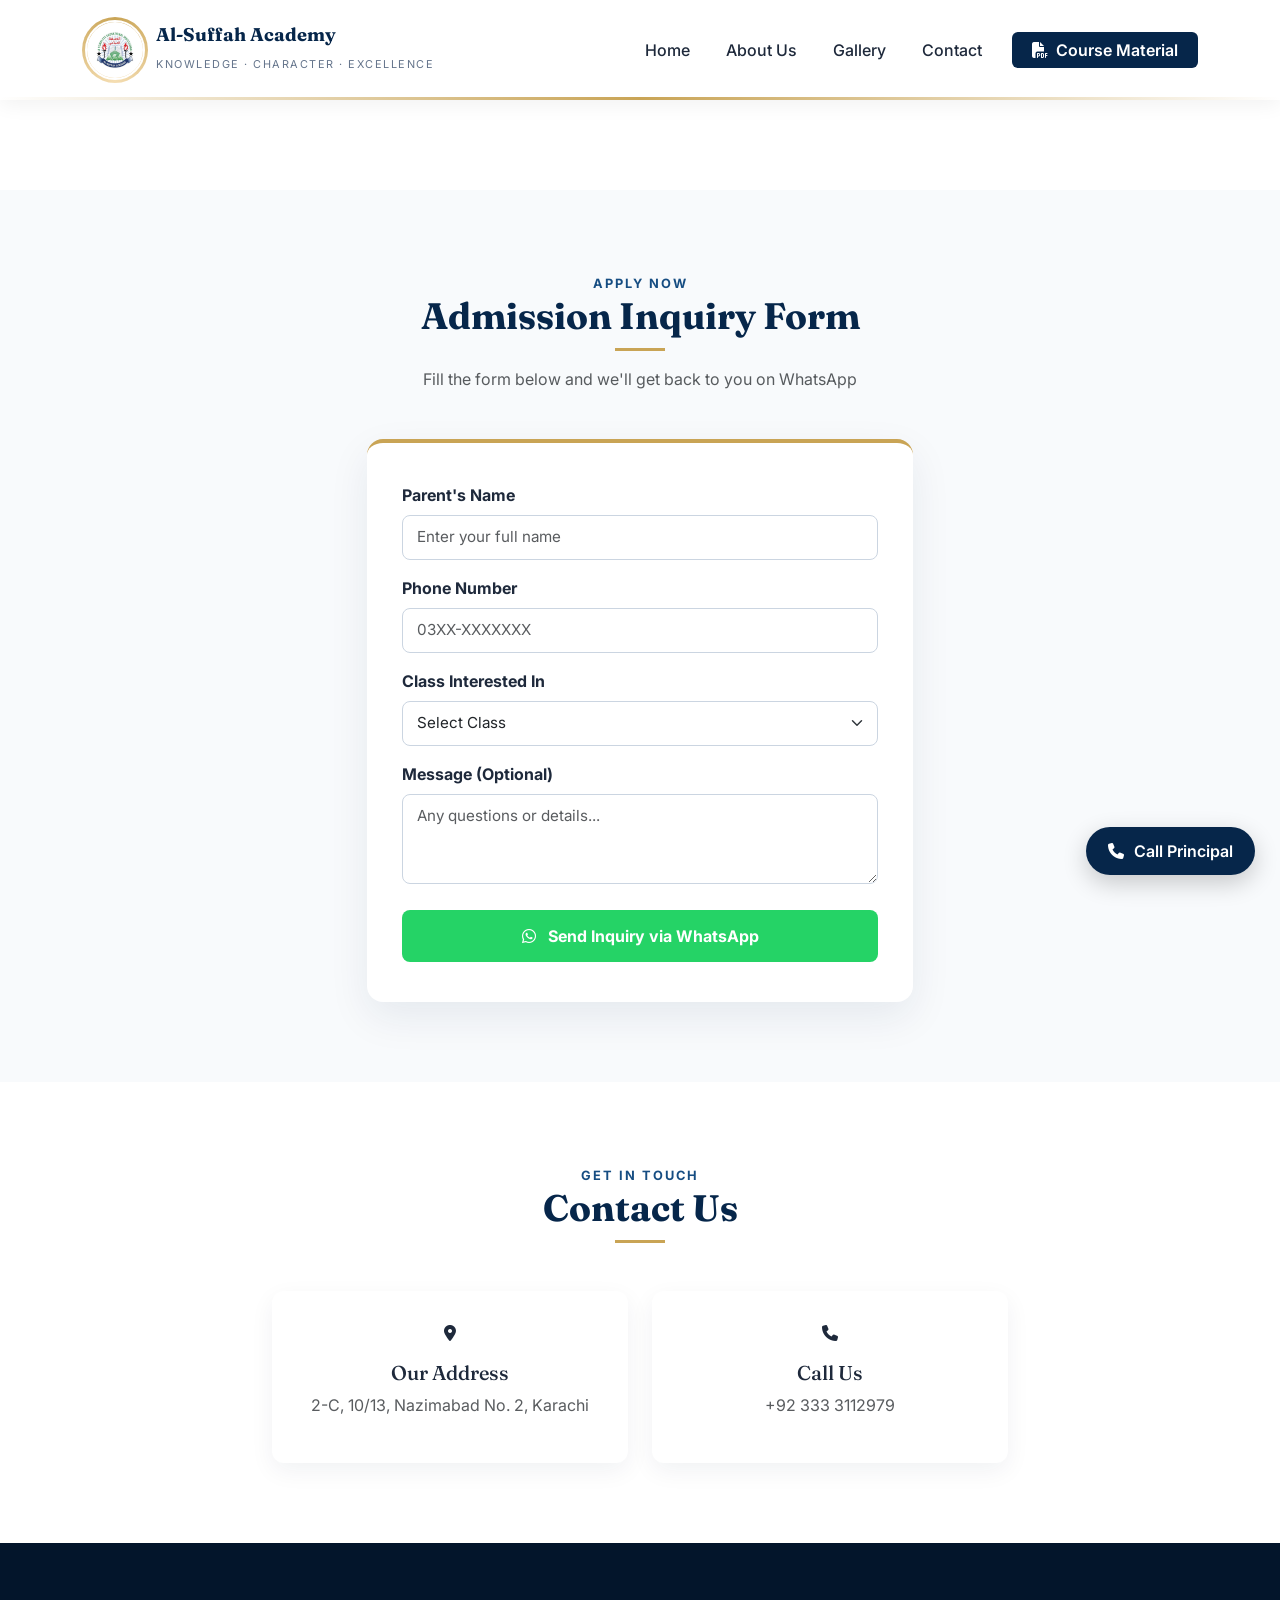
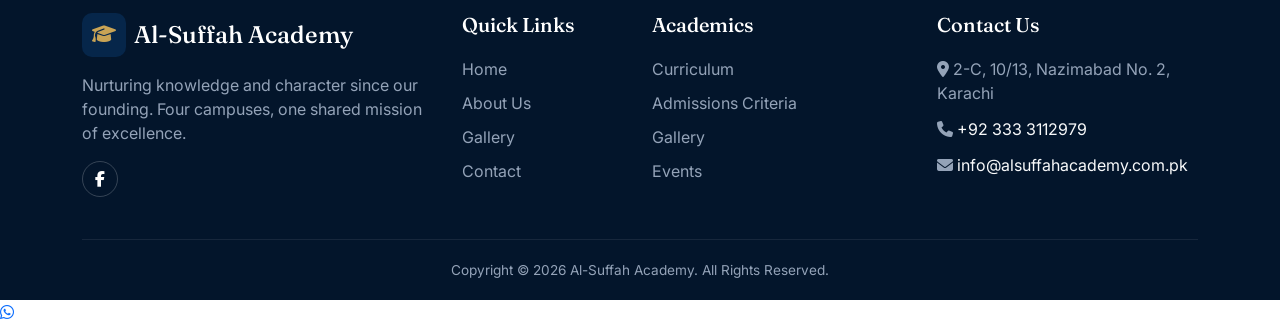
<file: contact.html>
<!DOCTYPE html>
<html lang="en">

<head>
    <meta charset="UTF-8">
    <meta name="viewport" content="width=device-width, initial-scale=1.0">
    <title>Contact Us | Al-Suffah Academy</title>

    <link href="https://cdnjs.cloudflare.com/ajax/libs/bootstrap/5.3.3/css/bootstrap.min.css" rel="stylesheet">
    <link rel="preconnect" href="https://fonts.googleapis.com">
    <link
        href="https://fonts.googleapis.com/css2?family=Fraunces:opsz,wght@9..144,500;9..144,700&family=Inter:wght@400;500;600;700&display=swap"
        rel="stylesheet">
    <link rel="stylesheet" href="https://cdnjs.cloudflare.com/ajax/libs/font-awesome/6.5.2/css/all.min.css">
    <link rel="stylesheet" href="style.css">
</head>

<body>

    <!-- ========== NAVBAR ========== -->
    <nav class="navbar navbar-expand-lg fixed-top custom-navbar">
        <div class="container">
            <a class="navbar-brand d-flex align-items-center gap-2" href="index.html">
                <div class="logo-ring">
                    <img src="./images/img.jfif" alt="Logo" class="main-logo">
                </div>
                <div class="brand-text">
                    <span class="school-name">Al-Suffah Academy</span>
                    <span class="school-tagline">Knowledge · Character · Excellence</span>
                </div>
            </a>

            <button class="navbar-toggler" type="button" data-bs-toggle="collapse" data-bs-target="#navMenu">
                <span class="navbar-toggler-icon"></span>
            </button>

            <div class="collapse navbar-collapse justify-content-end" id="navMenu">
                <ul class="navbar-nav align-items-center gap-lg-2">
                    <li class="nav-item"><a class="nav-link" href="index.html#home">Home</a></li>
                    <li class="nav-item"><a class="nav-link" href="index.html#about">About Us</a></li>
                    <li class="nav-item"><a class="nav-link" href="gallery.html">Gallery</a></li>
                    <li class="nav-item"><a class="nav-link" href="contact.html">Contact</a></li>
                    <li class="nav-item ms-lg-2">
                        <a href="course-material.html" class="btn-admissions text-decoration-none">
                            <i class="fa-solid fa-file-pdf me-1"></i> Course Material
                        </a>
                    </li>
                </ul>
            </div>
        </div>
    </nav>

    <!-- ========== PAGE HEADER SPACING ========== -->
    <div style="height: 90px;"></div>

    <!-- ========== INQUIRY FORM SECTION ========== -->
    <section id="inquiry" class="section-padding bg-light-blue">
        <div class="container">
            <div class="text-center mb-5">
                <span class="sub-title">Apply Now</span>
                <h2>Admission Inquiry Form</h2>
                <div class="gold-line mx-auto"></div>
                <p class="text-muted mt-3">Fill the form below and we'll get back to you on WhatsApp</p>
            </div>

            <div class="row justify-content-center">
                <div class="col-lg-6 col-md-8">
                    <div class="inquiry-form-card">
                        <div class="mb-3">
                            <label class="form-label fw-bold text-navy">Parent's Name</label>
                            <input type="text" id="parentName" class="form-control inquiry-input"
                                placeholder="Enter your full name">
                        </div>

                        <div class="mb-3">
                            <label class="form-label fw-bold text-navy">Phone Number</label>
                            <input type="tel" id="parentPhone" class="form-control inquiry-input"
                                placeholder="03XX-XXXXXXX">
                        </div>

                        <div class="mb-3">
                            <label class="form-label fw-bold text-navy">Class Interested In</label>
                            <select id="classInterested" class="form-select inquiry-input">
                                <option value="" selected disabled>Select Class</option>
                                <option value="Montessori">Montessori</option>
                                <option value="Class 1">Class 1</option>
                                <option value="Class 2">Class 2</option>
                                <option value="Class 3">Class 3</option>
                                <option value="Class 4">Class 4</option>
                                <option value="Other">Other</option>
                            </select>
                        </div>

                        <div class="mb-3">
                            <label class="form-label fw-bold text-navy">Message (Optional)</label>
                            <textarea id="parentMessage" class="form-control inquiry-input" rows="3"
                                placeholder="Any questions or details..."></textarea>
                        </div>

                        <button type="button" onclick="sendInquiry()" class="btn-inquiry-submit w-100">
                            <i class="fa-brands fa-whatsapp me-2"></i> Send Inquiry via WhatsApp
                        </button>
                    </div>
                </div>
            </div>
        </div>
    </section>

    <script>
        function sendInquiry() {
            const name = document.getElementById('parentName').value.trim();
            const phone = document.getElementById('parentPhone').value.trim();
            const classSel = document.getElementById('classInterested').value;
            const message = document.getElementById('parentMessage').value.trim();

            if (!name || !phone || !classSel) {
                alert('Please fill in your name, phone number, and select a class.');
                return;
            }

            let text = `Hello, I would like to inquire about admission.%0A%0A`;
            text += `*Parent's Name:* ${name}%0A`;
            text += `*Phone Number:* ${phone}%0A`;
            text += `*Class Interested:* ${classSel}%0A`;
            if (message) {
                text += `*Message:* ${message}%0A`;
            }

            const whatsappURL = `https://wa.me/923253393267?text=${text}`;
            window.open(whatsappURL, '_blank');
        }
    </script>

    <!-- ========== CONTACT INFO SECTION ========== -->
    <section class="section-padding bg-white">
        <div class="container">
            <div class="text-center mb-5">
                <span class="sub-title">Get In Touch</span>
                <h2>Contact Us</h2>
                <div class="gold-line mx-auto"></div>
            </div>

            <div class="row g-4 justify-content-center">
                <div class="col-md-4">
                    <div class="contact-info-card text-center">
                        <div class="icon-box mx-auto"><i class="fa-solid fa-location-dot"></i></div>
                        <h5 class="mt-3">Our Address</h5>
                        <p class="text-muted">2-C, 10/13, Nazimabad No. 2, Karachi</p>
                    </div>
                </div>

                <div class="col-md-4">
                    <div class="contact-info-card text-center">
                        <div class="icon-box mx-auto"><i class="fa-solid fa-phone"></i></div>
                        <h5 class="mt-3">Call Us</h5>
                        <p class="text-muted"><a href="tel:+92 325 3393267" class="text-decoration-none text-muted">+92
                                333 3112979</a></p>
                    </div>
                </div>


            </div>
    </section>

    <!-- ========== FOOTER ========== -->
    <footer>
        <div class="container">
            <div class="row g-4">
                <div class="col-lg-4">
                    <div class="d-flex align-items-center gap-2 mb-3">
                        <div class="brand-logo-holder bg-gold text-navy">
                            <i class="fa-solid fa-graduation-cap"></i>
                        </div>
                        <h4 class="text-white mb-0 display-font">Al-Suffah Academy</h4>
                    </div>
                    <p class="text-light-gray">Nurturing knowledge and character since our founding. Four campuses, one
                        shared
                        mission of excellence.</p>
                    <div class="social-links mt-3">
                        <a href="https://facebook.com/AlSuffahAcademyOfficial/" target="_blank"
                            rel="noopener noreferrer">
                            <i class="fa-brands fa-facebook-f"></i>
                        </a>
                    </div>
                </div>

                <div class="col-lg-2 col-md-4">
                    <h5>Quick Links</h5>
                    <ul class="footer-links">
                        <li><a href="index.html">Home</a></li>
                        <li><a href="index.html#about">About Us</a></li>
                        <li><a href="gallery.html">Gallery</a></li>
                        <li><a href="contact.html">Contact</a></li>
                    </ul>
                </div>

                <div class="col-lg-3 col-md-4">
                    <h5>Academics</h5>
                    <ul class="footer-links">
                        <li><a href="#">Curriculum</a></li>
                        <li><a href="#">Admissions Criteria</a></li>
                        <li><a href="gallery.html">Gallery</a></li>
                        <li><a href="#">Events</a></li>
                    </ul>
                </div>

                <div class="col-lg-3 col-md-4">
                    <h5>Contact Us</h5>
                    <ul class="footer-contact">
                        <li><i class="fa-solid fa-location-dot"></i> 2-C, 10/13, Nazimabad No. 2, Karachi</li>
                        <li><i class="fa-solid fa-phone"></i> <a href="tel:+92 325 3393267"
                                class="text-decoration-none text-light">+92 333 3112979</a></li>
                        <li><i class="fa-solid fa-envelope"></i> <a href="mailto:info@alsuffahacademy.com.pk"
                                class="text-decoration-none text-light">info@alsuffahacademy.com.pk</a></li>
                    </ul>
                </div>
            </div>

            <div class="footer-bottom text-center">
                <p class="mb-0">Copyright © 2026 Al-Suffah Academy. All Rights Reserved.</p>
            </div>
        </div>
    </footer>

    <!-- ========== FLOATING BUTTONS ========== -->
    <a href="https://wa.me/923253393267" class="floating-whatsapp-btn" target="_blank">
        <i class="fa-brands fa-whatsapp"></i>
    </a>
    <a href="tel:+92 325 3393267" class="floating-call-btn">
        <i class="fa-solid fa-phone"></i> Call Principal
    </a>

    <script src="https://cdnjs.cloudflare.com/ajax/libs/bootstrap/5.3.3/js/bootstrap.bundle.min.js"></script>

</body>

</html>
</file>
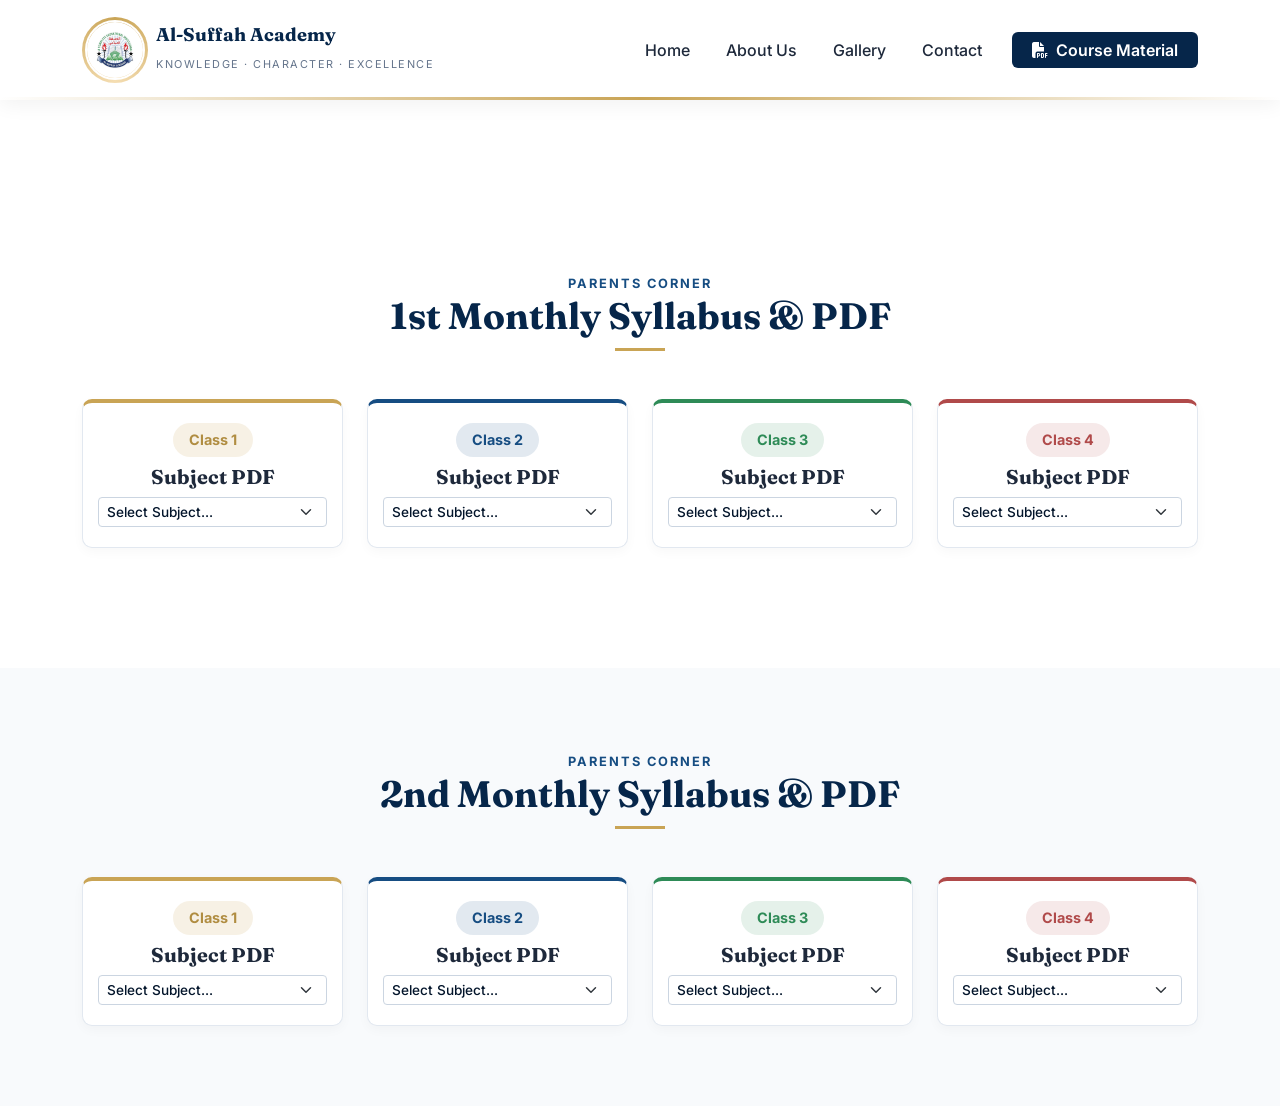
<file: course-material.html>
<!DOCTYPE html>
<html lang="en">

<head>
  <meta charset="UTF-8">
  <meta name="viewport" content="width=device-width, initial-scale=1.0">
  <title>Course Material | Al-Suffah Academy</title>

  <link href="https://cdnjs.cloudflare.com/ajax/libs/bootstrap/5.3.3/css/bootstrap.min.css" rel="stylesheet">
  <link rel="preconnect" href="https://fonts.googleapis.com">
  <link
    href="https://fonts.googleapis.com/css2?family=Fraunces:opsz,wght@9..144,500;9..144,700&family=Inter:wght@400;500;600;700&display=swap"
    rel="stylesheet">
  <link rel="stylesheet" href="https://cdnjs.cloudflare.com/ajax/libs/font-awesome/6.5.2/css/all.min.css">
  <link rel="stylesheet" href="style.css">
</head>

<body>

  <!-- ========== NAVBAR ========== -->
  <nav class="navbar navbar-expand-lg fixed-top custom-navbar">
    <div class="container">
      <a class="navbar-brand d-flex align-items-center gap-2" href="index.html">
        <div class="logo-ring">
          <img src="./images/img.jfif" alt="Logo" class="main-logo">
        </div>
        <div class="brand-text">
          <span class="school-name">Al-Suffah Academy</span>
          <span class="school-tagline">Knowledge · Character · Excellence</span>
        </div>
      </a>

      <button class="navbar-toggler" type="button" data-bs-toggle="collapse" data-bs-target="#navMenu">
        <span class="navbar-toggler-icon"></span>
      </button>

      <div class="collapse navbar-collapse justify-content-end" id="navMenu">
        <ul class="navbar-nav align-items-center gap-lg-2">
          <li class="nav-item"><a class="nav-link" href="index.html#home">Home</a></li>
          <li class="nav-item"><a class="nav-link" href="index.html#about">About Us</a></li>
          <li class="nav-item"><a class="nav-link" href="index.html#gallery">Gallery</a></li>
          <li class="nav-item"><a class="nav-link" href="index.html#contact">Contact</a></li>
          <li class="nav-item ms-lg-2">
            <a href="course-material.html" class="btn-admissions text-decoration-none">
              <i class="fa-solid fa-file-pdf me-1"></i> Course Material
            </a>
          </li>
        </ul>
      </div>
    </div>
  </nav>

  <!-- ========== PAGE HEADER SPACING ========== -->
  <div style="height: 90px;"></div>

  <!-- ========== 1ST MONTHLY SECTION ========== -->
  <section class="section-padding bg-white" style="padding-bottom: 30px;">
    <div class="container">
      <div class="text-center mb-5">
        <span class="sub-title">Parents Corner</span>
        <h2>1st Monthly Syllabus &amp; PDF</h2>
        <div class="gold-line mx-auto"></div>
      </div>

      <div class="row g-4">

        <!-- CLASS 1 -->
        <div class="col-lg-3 col-md-6">
          <div class="pdf-compact-card card-c1">
            <div class="class-badge mb-2">Class 1</div>
            <h5 class="fw-bold text-navy mb-2">Subject PDF</h5>
            <select class="form-select form-select-sm pdf-select"
              onchange="if (this.value) { const a = document.createElement('a'); a.href = this.value; a.download = ''; a.click(); }">
              <option value="" selected disabled>Select Subject...</option>
              <option value="./1st monthly pdf/01-ENGLISH GRAMMAR 1st Monthly.pdf">English Grammar</option>
              <option value="./1st monthly pdf/01-URDU GRAMMAER PLANNER CLASS 1 (2024-25).pdf">Urdu Grammar</option>
              <option value="./1st monthly pdf/Introducing Computer Class 1 25-26.pdf">Computer</option>
              <option value="./1st monthly pdf/02-Hamare Piyare Nabi (S.A.pdf">Islamiat</option>
              <option value="./1st monthly pdf/0 Tasmia.pdf">Islamiat - Tasmia</option>
              <option value="./1st monthly pdf/00 Tauzz.pdf">Islamiat - Tauz</option>
              <option value="./1st monthly pdf/01 Allah Sab ka Khalik Hy.pdf">Islamiat - Allah Sab ka Khaliq Hai
              </option>
              <option value="./1st monthly pdf/02-Hazrat Muhammad (S.A.pdf">Islamiat - Hazrat Muhammad (S.A)</option>
              <option value="./1st monthly pdf/01 Living _ non-living things.pdf">Science - Living & Non-Living Things
              </option>
              <option value="./1st monthly pdf/02 Our body parts.pdf">Science - Our Body Parts</option>
              <option value="./1st monthly pdf/02 Ascending _ Descending.pdf">Maths - Ascending & Descending</option>
              <option value="./1st monthly pdf/01-Our school library.pdf">English - Our School Library</option>
              <option value="./1st monthly pdf/02-The Alphabet Rhhyme.pdf">English - The Alphabet Rhyme</option>
              <option value="./1st monthly pdf/01-Hammd Urdu planner class 1 New 2024-25.pdf">Urdu - Hamd</option>
            </select>
          </div>
        </div>


        <!-- CLASS 2 -->
        <div class="col-lg-3 col-md-6">
          <div class="pdf-compact-card card-c2">
            <div class="class-badge mb-2">Class 2</div>
            <h5 class="fw-bold text-navy mb-2">Subject PDF</h5>
            <select class="form-select form-select-sm pdf-select"
              onchange="if (this.value) { const a = document.createElement('a'); a.href = this.value; a.download = ''; a.click(); }">
              <option value="" selected disabled>Select Subject...</option>
              <option value="./1st monthly pdf/01-English G Class 2  1st Monthly 2022.pdf">English Grammar</option>
              <option value="./1st monthly pdf/02-URDU GRAMMAER PLANNER CLASS 2 (2024-25).pdf">Urdu Grammar</option>
              <option value="./1st monthly pdf/01-Uses of computer Class II.pdf">Computer - Uses of Computer</option>
              <option value="./1st monthly pdf/Whole Numbers Class II (06-05-26).pdf">Maths - Whole Numbers</option>
              <option value="./1st monthly pdf/02 LIFE CYCLE.pdf">Science - Life Cycle</option>
              <option value="./1st monthly pdf/01 DEAD OR NON LIVING.pdf">Science - Dead or Non-Living</option>
              <option value="./1st monthly pdf/01-Class II SST Introducing My Self.pdf">SST - Introducing Myself
              </option>
              <option value="./1st monthly pdf/02 ALLAHA KE NABI S.A.W (WP).pdf">Islamiat - Allah ke Nabi S.A.W</option>
              <option value="./1st monthly pdf/01 ALLAHA SAB KA PALNE WALA (WP).pdf">Islamiat - Allah Sab ka Palne Wala
              </option>
              <option value="./1st monthly pdf/02-Shafqat w Muhabat Class 2 2024-25.pdf">Urdu - Shafqat wa Muhabbat
              </option>
              <option value="./1st monthly pdf/01-Hammd Urdu planner class 2 New 2024-25.pdf">Urdu - Hamd</option>
              <option value="./1st monthly pdf/02 A Busy Morning.pdf">English - A Busy Morning</option>
              <option value="./1st monthly pdf/01 The Red Rose.pdf">English - The Red Rose</option>
              <option value="./1st monthly pdf/01 My Home.pdf">English - My Home</option>
            </select>
          </div>
        </div>

        <!-- CLASS 3 -->
        <!-- CLASS 3 -->
        <div class="col-lg-3 col-md-6">
          <div class="pdf-compact-card card-c3">
            <div class="class-badge mb-2">Class 3</div>
            <h5 class="fw-bold text-navy mb-2">Subject PDF</h5>
            <select class="form-select form-select-sm pdf-select"
              onchange="if (this.value) { const a = document.createElement('a'); a.href = this.value; a.download = ''; a.click(); }">
              <option value="" selected disabled>Select Subject...</option>
              <option value="./1st monthly pdf/01-ENGLISH G 1st Monthly 2022.pdf">English Grammar</option>
              <option value="./1st monthly pdf/03-URDU GRAMMAER PLANNER CLASS 3 (2024-25).pdf">Urdu Grammar</option>
              <option value="./1st monthly pdf/Uses of computer Class III.pdf">Computer - Uses of Computer</option>
              <option value="./1st monthly pdf/01-NUMBERS UNIT 1 Class III (30-04-26).pdf">Maths - Numbers Unit 1
              </option>
              <option value="./1st monthly pdf/01 Science our World.pdf">Science - Our World</option>
              <option value="./1st monthly pdf/02 Concept Map.pdf">Science - Concept Map</option>
              <option value="./1st monthly pdf/01-Class III SST Our Country.pdf">SST - Our Country</option>
              <option value="./1st monthly pdf/01 NAMAZ.pdf">Islamiat - Namaz</option>
              <option value="./1st monthly pdf/02 JAHANAM JAHANAMI.pdf">Islamiat - Jahanam Jahanami</option>
              <option value="./1st monthly pdf/02-Diyanat Dari 2024-25.pdf">Urdu - Diyanat Dari</option>
              <option value="./1st monthly pdf/01-Hammd Urdu planner class 3 New 2024-25.pdf">Urdu - Hamd</option>
              <option value="./1st monthly pdf/02 Parents Are a Great Blessing.pdf">English - Parents Are a Great
                Blessing</option>
            </select>
          </div>
        </div>


        <!-- CLASS 4 -->
        <div class="col-lg-3 col-md-6">
          <div class="pdf-compact-card card-c4">
            <div class="class-badge mb-2">Class 4</div>
            <h5 class="fw-bold text-navy mb-2">Subject PDF</h5>
            <select class="form-select form-select-sm pdf-select"
              onchange="if (this.value) { const a = document.createElement('a'); a.href = this.value; a.download = ''; a.click(); }">
              <option value="" selected disabled>Select Subject...</option>
              <option value="./1st monthly pdf/01-ENGLISH G 1st Monthly 2022.pdf">English Grammar</option>
              <option value="./1st monthly pdf/04-URDU GRAMMAER PLANNER CLASS 4 (2024-25).pdf">Urdu Grammar</option>
              <option value="./1st monthly pdf/Operating System Class IV.pdf">Computer - Operating System</option>
              <option value="./1st monthly pdf/01 Whole Numbers and Operations(30-04-26).pdf">Maths - Whole Numbers and
                Operations</option>
              <option value="./1st monthly pdf/01-Globe And Maps Class IV.pdf">SST - Globe and Maps</option>
              <option value="./1st monthly pdf/01 Science And Its Major Fields.pdf">Science - Its Major Fields</option>
              <option value="./1st monthly pdf/02 Characteristics Of Living Things.pdf">Science - Characteristics of
                Living Things</option>
              <option value="./1st monthly pdf/01 (SURAH AL ASSR) AND IMAN W AQAID.pdf">Islamiat - Surah Al-Asr & Iman
                wa Aqaid</option>
              <option value="./1st monthly pdf/02 ZINDAGI KA MAQSAD.pdf">Islamiat - Zindagi ka Maqsad</option>
              <option value="./1st monthly pdf/02-Mualim e Ikhlaq 2024-25.pdf">Urdu - Mualim-e-Ikhlaq</option>
              <option value="./1st monthly pdf/01-Hammd Urdu planner Class 4 New 2024-25.pdf">Urdu - Hamd</option>
              <option value="./1st monthly pdf/01 Little Thing.pdf">English - Little Thing</option>
              <option value="./1st monthly pdf/02 Bobo Gets Punishment.pdf">English - Bobo Gets Punishment</option>
            </select>
          </div>
        </div>

      </div>
    </div>
  </section>




  <!-- ========== NAVBAR (same as index.html) ========== -->


  <!-- ========== PAGE HEADER SPACING ========== -->
  <div style="height: 90px;"></div>


  <!-- ========== 2ND MONTHLY SECTION ========== -->
  <section class="section-padding bg-light-blue">
    <div class="container">
      <div class="text-center mb-5">
        <span class="sub-title">Parents Corner</span>
        <h2>2nd Monthly Syllabus &amp; PDF</h2>
        <div class="gold-line mx-auto"></div>
      </div>

      <div class="row g-4">

        <!-- CLASS 1 -->
        <div class="col-lg-3 col-md-6">
          <div class="pdf-compact-card card-c1">
            <div class="class-badge mb-2">Class 1</div>
            <h5 class="fw-bold text-navy mb-2">Subject PDF</h5>
            <select class="form-select form-select-sm pdf-select"
              onchange="if (this.value) { const a = document.createElement('a'); a.href = this.value; a.download = ''; a.click(); }">
              <option value="" selected disabled>Select Subject...</option>
              <option value="./2nd monthly pdf/01-ENGLISH GRAMMAR 2nd Monthly.pdf">English Grammar</option>
              <option value="./2nd monthly pdf/0 Tasmia.pdf">Islamiat - Tasmia</option>
              <option value="./2nd monthly pdf/00 Tauzz.pdf">Islamiat - Tauz</option>
              <option value="./2nd monthly pdf/03 Addition.pdf">Maths (Addition)</option>
              <option value="./2nd monthly pdf/03-Class 1 Parts of the Computer 03.pdf">Computer</option>
              <option value="./2nd monthly pdf/03-Our Senses.pdf">Science (Our Senses)</option>
              <option value="./2nd monthly pdf/04 ANIMAL AROUND US.pdf">Science (Animals)</option>
              <option value="./2nd monthly pdf/04-SUBTRACTION.pdf">Maths (Subtraction)</option>
              <option value="./2nd monthly pdf/URDU GRAMMER PLANNERS CLASS I 2024-25.pdf">Urdu Grammar</option>
              <option value="./2nd monthly pdf/03 A pet race.pdf">English - A Pet Race</option>
              <option value="./2nd monthly pdf/03 A pet race.pdf">Islamiat - Khane ki Sunate awr Adabb</option>
              <option value="./2nd monthly pdf/03 A pet race.pdf">Urdu - Mil jul kar Raho</option>
            </select>
          </div>
        </div>

        <!-- CLASS 2 -->
        <div class="col-lg-3 col-md-6">
          <div class="pdf-compact-card card-c2">
            <div class="class-badge mb-2">Class 2</div>
            <h5 class="fw-bold text-navy mb-2">Subject PDF</h5>
            <select class="form-select form-select-sm pdf-select"
              onchange="if (this.value) { const a = document.createElement('a'); a.href = this.value; a.download = ''; a.click(); }">
              <option value="" selected disabled>Select Subject...</option>
              <option value="./2nd monthly pdf/01-English G Class 2  2nd Monthly (1).pdf">English Grammar</option>
              <option value="./2nd monthly pdf/02-Class 2 Computer Hardware (2).pdf">Computer Hardware</option>
              <option value="./2nd monthly pdf/2-Subtraction Class II (03-07-26).pdf">Maths - Subtraction</option>
              <option value="./2nd monthly pdf/3-class 2 maths Multiplication 2nd monthly.pdf">Maths - Multiplication
              </option>
              <option value="./2nd monthly pdf/03 FARESHTY Class II.pdf">Islamiat - Fareshty</option>
              <option value="./2nd monthly pdf/04- Quran Majeed Class II.pdf">Islamiat - Quran Majeed</option>
              <option value="./2nd monthly pdf/04-Class 2 Good Behaviour (3).pdf">Good Behaviour</option>
              <option value="./2nd monthly pdf/03- Naat Class II 2024-25 (1).pdf">Urdu - Naat</option>
              <option value="./2nd monthly pdf/04-Wariz Kijiye Class II 2024-25.pdf">Urdu - Wariz Kijiye</option>
              <option value="./2nd monthly pdf/URDU G 2nd Monthly CLASS II 2024-25.pdf">Urdu Grammar</option>
              <option value="./2nd monthly pdf/03 Our Body A Perfect Frame Class II.pdf">Science - Our Body</option>
              <option value="./2nd monthly pdf/03- The World of Books Class II.pdf">Science - World of Books</option>
              <option value="./2nd monthly pdf/03-Class 2 Seasons 2nd Month SST (OK) (1).pdf">SST - Seasons</option>
              <option value="./2nd monthly pdf/04 Hobbies Class II.pdf">Science/SST - Hobbies</option>
              <option value="./2nd monthly pdf/04 Medicine and cure (Humans) Class II (1).pdf">Science - Medicine & Cure
              </option>
            </select>
          </div>
        </div>

        <!-- CLASS 3 -->
        <div class="col-lg-3 col-md-6">
          <div class="pdf-compact-card card-c3">
            <div class="class-badge mb-2">Class 3</div>
            <h5 class="fw-bold text-navy mb-2">Subject PDF</h5>
            <select class="form-select form-select-sm pdf-select"
              onchange="if (this.value) { const a = document.createElement('a'); a.href = this.value; a.download = ''; a.click(); }">
              <option value="" selected disabled>Select Subject...</option>
              <option value="./2nd monthly pdf/01-ENGLISH G 2nd Monthly 2022 (1).pdf">English Grammar</option>
              <option value="./2nd monthly pdf/04 Sweet Dish Party Class III.pdf">English - Sweet Dish Party</option>
              <option value="./2nd monthly pdf/04 My family and friends.pdf">English - My Family & Friends</option>
              <option value="./2nd monthly pdf/2-Number Operations Class 3 OK.pdf">Maths - Number Operations</option>
              <option value="./2nd monthly pdf/2-Class 3 Computer Networks.pdf">Computer Networks</option>
              <option value="./2nd monthly pdf/03 Understanding food chain Class III.pdf">Science - Food Chain</option>
              <option value="./2nd monthly pdf/04 Science of Plants Class III.pdf">Science - Science of Plants</option>
              <option value="./2nd monthly pdf/03-Natural Resources (OK).pdf">SST - Natural Resources</option>
              <option value="./2nd monthly pdf/04-Class 3 Inventions SST 2nd Monthly (OK).pdf">SST - Inventions</option>
              <option value="./2nd monthly pdf/03 Prophet Younus (AS) Class III.pdf">Islamiat - Prophet Younus (AS)
              </option>
              <option value="./2nd monthly pdf/03-Wazoo Class III.pdf">Islamiat - Wazoo</option>
              <option value="./2nd monthly pdf/04 TAMERE KABA AWR HAJRE ASWAD Class III.pdf">Islamiat - Tamere Kaba
              </option>
              <option value="./2nd monthly pdf/03-Naat Class III 2024-25.pdf">Urdu - Naat</option>
              <option value="./2nd monthly pdf/04-Mobile Phone Class III 2024-25.pdf">Urdu - Mobile Phone</option>
              <option value="./2nd monthly pdf/URDU GRAMMER CLASS III 2024-25 (1).pdf">Urdu Grammar</option>
            </select>
          </div>
        </div>

        <!-- CLASS 4 -->
        <div class="col-lg-3 col-md-6">
          <div class="pdf-compact-card card-c4">
            <div class="class-badge mb-2">Class 4</div>
            <h5 class="fw-bold text-navy mb-2">Subject PDF</h5>
            <select class="form-select form-select-sm pdf-select"
              onchange="if (this.value) { const a = document.createElement('a'); a.href = this.value; a.download = ''; a.click(); }">
              <option value="" selected disabled>Select Subject...</option>
              <option value="./2nd monthly pdf/01-ENGLISH G 2nd Monthly 2022.pdf">English Grammar</option>
              <option value="./2nd monthly pdf/03- Thank you  Teacher Class IV.pdf">English - Thank You Teacher</option>
              <option value="./2nd monthly pdf/04 Kindness in Return Class IV.pdf">English - Kindness in Return</option>
              <option value="./2nd monthly pdf/02-Class 4 Communication Through The Internet.pdf">Computer -
                Communication
              </option>
              <option value="./2nd monthly pdf/03-Our Body Science Class IV.pdf">Science - Our Body</option>
              <option value="./2nd monthly pdf/04 The Musculoskeletal System Class IV.pdf">Science - Musculoskeletal
                System
              </option>
              <option value="./2nd monthly pdf/3-Class 4 Civic Sense & Etiquettes SST 2nd Monthy.pdf">SST - Civic Sense
                & Etiquettes
              </option>
              <option value="./2nd monthly pdf/4-Class 4 Diverse Culture of Pakistan SST Planners.pdf">SST - Diverse
                Culture
                of Pakistan
              </option>
              <option value="./2nd monthly pdf/CLASS 4 FACTORS AND MULTIPLES (OK).pdf">Maths - Factors & Multiples
              </option>
              <option value="./2nd monthly pdf/03-Nazole Wahi Class IV.pdf">Islamiat - Nazole Wahi</option>
              <option value="./2nd monthly pdf/04 WAQIA MERAJJ Class IV.pdf">Islamiat - Waqia Merajj</option>
              <option value="./2nd monthly pdf/03-Bache Ki Dua Class IV 2024.pdf">Urdu - Bache Ki Dua</option>
              <option value="./2nd monthly pdf/04-Bhai Bhai Class IV 2024.pdf">Urdu - Bhai Bhai</option>
              <option value="./2nd monthly pdf/URDU GRAMMER PLANNERS CLASS IV.pdf">Urdu Grammar Planner</option>
            </select>
          </div>
        </div>

      </div>
    </div>
  </section>



  <script src="https://cdnjs.cloudflare.com/ajax/libs/bootstrap/5.3.3/js/bootstrap.bundle.min.js"></script>

</body>

</html>
</file>
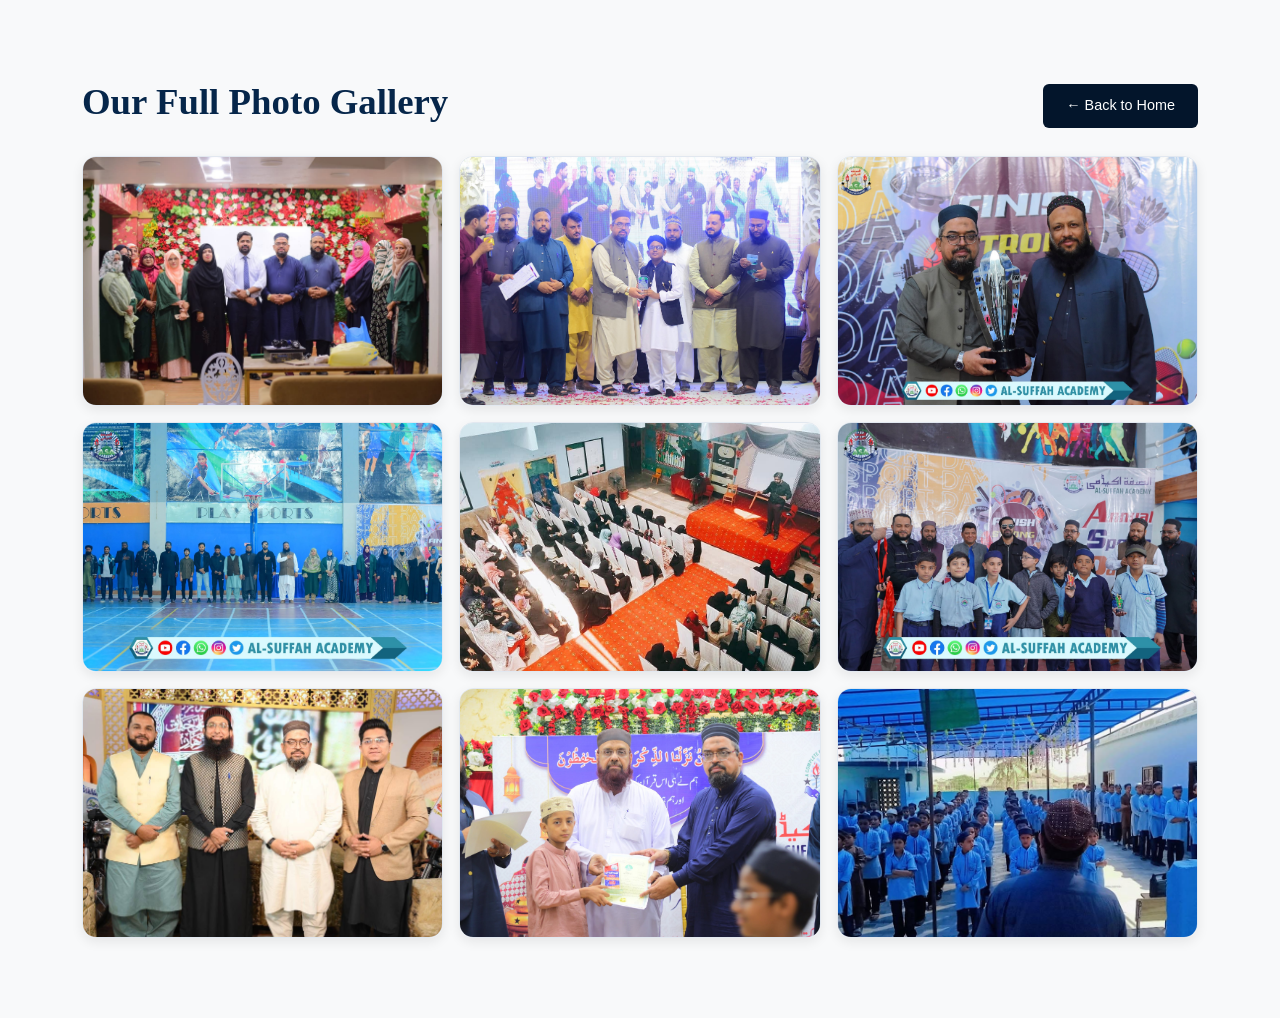
<file: gallery.html>
<!DOCTYPE html>
<html lang="en">
<head>
  <meta charset="UTF-8">
  <meta name="viewport" content="width=device-width, initial-scale=1.0">
  <title>Full Photo Gallery - Al-Suffah Academy</title>
  <!-- Bootstrap CSS Link -->
  <link href="https://cdn.jsdelivr.net/npm/bootstrap@5.3.0/dist/css/bootstrap.min.css" rel="stylesheet">
  <link rel="stylesheet" href="style.css">
</head>
<body>

  <!-- Header / Section Title -->
   <section class="section-padding bg-light full-gallery-page">
  
    <div class="container">
      <div class="d-flex justify-content-between align-items-center mb-4">
        <h2>Our Full Photo Gallery</h2>
        <a href="index.html" class="btn btn-navy">← Back to Home</a>
      </div>

      <!-- Grid of ALL Pictures (Add as many as you like) -->
      <div class="row g-3">
        <div class="col-md-4"><div class="gallery-img-wrapper"><img src="./images/gallery.html-1.jpg" class="gallery-img"></div></div>
        <div class="col-md-4"><div class="gallery-img-wrapper"><img src="./images/gallery.html-2.jpg" class="gallery-img"></div></div>
        <div class="col-md-4"><div class="gallery-img-wrapper"><img src="./images/gallery.html-3.jpg" class="gallery-img"></div></div>
        <div class="col-md-4"><div class="gallery-img-wrapper"><img src="./images/gallery.html-4.jpg" class="gallery-img"></div></div>
        <div class="col-md-4"><div class="gallery-img-wrapper"><img src="./images/gallery.html-5 .jpg" class="gallery-img"></div></div>
        <div class="col-md-4"><div class="gallery-img-wrapper"><img src="./images/gallery.html-6 .jpg" class="gallery-img"></div></div>
        <!-- Extra Pictures -->
        <div class="col-md-4"><div class="gallery-img-wrapper"><img src="./images/gallery.html-7.jpg" class="gallery-img"></div></div>
        <div class="col-md-4"><div class="gallery-img-wrapper"><img src="./images/gallery.html-8.jpg" class="gallery-img"></div></div>
        <div class="col-md-4"><div class="gallery-img-wrapper"><img src="./images/gallery.html-9.jpg" class="gallery-img"></div></div>
      </div>
    </div>
  </section>

</body>
</html>
</file>
<file: style.css>
:root {
  --navy: #06264A;
  --navy-dark: #03152B;
  --blue: #164D82;
  --gold: #C9A455;
  --gold-hover: #b08d41;
  --bg-light: #F8FAFC;
  --text-dark: #1E293B;
  --text-muted: #64748B;
  --white: #FFFFFF;
}

body {
  font-family: 'Inter', sans-serif;
  color: var(--text-dark);
  background-color: var(--white);
}

h1,
h2,
h3,
h4,
h5,
.display-font {
  font-family: 'Fraunces', serif;
}

/* NAVBAR */
.custom-navbar {
  background: var(--white);
  padding: 12px 0;
  box-shadow: 0 4px 20px rgba(0, 0, 0, 0.06);
  transition: all 0.3s ease;
  position: relative;
}

.custom-navbar::after {
  content: "";
  position: absolute;
  bottom: 0;
  left: 0;
  width: 100%;
  height: 3px;
  background: linear-gradient(90deg, transparent, var(--gold), transparent);
}

.logo-ring {
  position: relative;
  display: inline-flex;
  align-items: center;
  justify-content: center;
  border-radius: 50%;
  padding: 3px;
  background: conic-gradient(from 0deg, var(--gold), #f5deb3, var(--gold));
  animation: spin-ring 6s linear infinite;
}

.logo-ring img {
  border-radius: 50%;
  border: 2px solid var(--white);
  display: block;
  background: var(--white);
  height: 60px;
  width: 60px;
  object-fit: cover;
}


.brand-logo-holder {
  width: 44px;
  height: 44px;
  background: var(--navy);
  color: var(--gold);
  border-radius: 10px;
  display: flex;
  align-items: center;
  justify-content: center;
  font-size: 1.2rem;
}

.school-name {
  font-family: 'Fraunces', serif;
  font-weight: 700;
  font-size: 1.15rem;
  color: var(--navy);
  display: block;
  line-height: 1.2;
}

.school-tagline {
  font-size: 0.68rem;
  color: var(--text-muted);
  letter-spacing: 1.5px;
  text-transform: uppercase;
}

.nav-link {
  color: var(--text-dark) !important;
  font-weight: 500;
  padding: 8px 14px !important;
  transition: color 0.2s;
}

.nav-link:hover {
  color: var(--gold) !important;
}

.btn-admissions {
  background: var(--navy);
  color: var(--white);
  font-weight: 600;
  padding: 8px 20px;
  border-radius: 6px;
  transition: all 0.3s ease;
}

.btn-admissions:hover {
  background: var(--gold);
  color: var(--navy);
}

/* HERO SECTION */
.hero-section {
  position: relative;
}

.carousel-item {
  height: 85vh;
  min-height: 520px;
  background: var(--navy-dark);
  position: relative;
}

.carousel-item img {
  height: 100%;
  object-fit: cover;
  opacity: 0.45;
}

.carousel-caption {
  left: 20px;
  right: 20px;
  top: 50%;
  bottom: auto;
  transform: translateY(-50%);
  max-width: 100%;
  text-align: center;
}

.hero-badge {
  background: rgba(201, 164, 85, 0.2);
  color: var(--gold);
  border: 1px solid var(--gold);
  padding: 6px 16px;
  border-radius: 50px;
  font-size: 0.8rem;
  text-transform: uppercase;
  letter-spacing: 2px;
  font-weight: 600;
  display: inline-block;
  margin-bottom: 15px;
}

.carousel-caption h1 {
  font-size: clamp(1.5rem, 7vw, 2rem);
  line-height: 1.25;
}

.carousel-caption p {
  font-size: 1.1rem;
  color: #E2E8F0;
  margin-bottom: 25px;
}

.btn-gold {
  background: var(--gold);
  color: var(--navy);
  font-weight: 600;
  padding: 10px 26px;
  border-radius: 6px;
  margin-right: 10px;
}

.btn-gold:hover {
  background: var(--gold-hover);
  color: var(--navy);
}

/* STATS BANNER */
.stats-banner {
  background: var(--navy);
  color: var(--white);
  padding: 35px 0;
}

.stat-box .counter {
  font-family: 'Fraunces', serif;
  font-size: 2.5rem;
  font-weight: 700;
  color: var(--gold);
}

.stat-box p {
  font-size: 0.85rem;
  text-transform: uppercase;
  letter-spacing: 1px;
  color: #94A3B8;
  margin: 0;
}

/* SECTIONS COMMON */
.section-padding {
  padding: 80px 0;
}

.bg-light-blue {
  background-color: var(--bg-light);
}

.sub-title {
  color: var(--blue);
  font-weight: 700;
  text-transform: uppercase;
  font-size: 0.8rem;
  letter-spacing: 2px;
}

h2 {
  font-size: 2.3rem;
  color: var(--navy);
  font-weight: 700;
}

.gold-line {
  width: 50px;
  height: 3px;
  background: var(--gold);
  margin-top: 10px;
}

/* PURPOSE CARDS */
.purpose-card {
  background: var(--white);
  padding: 35px;
  border-radius: 12px;
  box-shadow: 0 10px 30px rgba(0, 0, 0, 0.04);
  border-top: 4px solid var(--navy);
  height: 100%;
}

.purpose-card .icon-box {
  width: 50px;
  height: 50px;
  background: var(--bg-light);
  color: var(--navy);
  display: flex;
  align-items: center;
  justify-content: center;
  border-radius: 50%;
  font-size: 1.2rem;
  margin-bottom: 20px;
}

/* FEATURE ITEMS */
.feature-item {
  display: flex;
  gap: 20px;
  margin-bottom: 20px;
}

.feature-num {
  font-family: 'Fraunces', serif;
  font-size: 1.5rem;
  font-weight: 700;
  color: var(--gold);
}

.feature-item h5 {
  color: var(--navy);
  margin-bottom: 4px;
}

.feature-item p {
  color: var(--text-muted);
  margin: 0;
}

/* GALLERY CARDS */
.gallery-card {
  border-radius: 12px;
  overflow: hidden;
  height: 230px;
}

.gallery-card img {
  width: 100%;
  height: 100%;
  object-fit: cover;
  transition: transform 0.4s ease;
}

.gallery-card:hover img {
  transform: scale(1.05);
}

.btn-navy {
  background: var(--navy);
  color: var(--white);
  padding: 10px 22px;
  border-radius: 6px;
  font-weight: 600;
  text-decoration: none;
}

.btn-navy:hover {
  background: var(--gold);
  color: var(--navy);
}

/* FOOTER */
footer {
  background: var(--navy-dark);
  color: #94A3B8;
  padding: 70px 0 20px;
}

footer h5 {
  color: var(--white);
  margin-bottom: 20px;
}

.footer-links,
.footer-contact {
  list-style: none;
  padding: 0;
}

.footer-links li {
  margin-bottom: 10px;
}

.footer-links a {
  color: #94A3B8;
  text-decoration: none;
}

.footer-links a:hover {
  color: var(--gold);
}

.footer-contact li {
  margin-bottom: 12px;
}

.footer-bottom {
  border-top: 1px solid rgba(255, 255, 255, 0.08);
  margin-top: 40px;
  padding-top: 20px;
  font-size: 0.85rem;
}

.social-links a {
  width: 36px;
  height: 36px;
  border: 1px solid rgba(255, 255, 255, 0.2);
  border-radius: 50%;
  display: inline-flex;
  align-items: center;
  justify-content: center;
  color: var(--white);
  margin-right: 8px;
  text-decoration: none;
}

.social-links a:hover {
  background: var(--gold);
  border-color: var(--gold);
  color: var(--navy);
}

/* FLOATING BUTTON */
.floating-call-btn {
  position: fixed;
  bottom: 25px;
  right: 25px;
  background: var(--navy);
  color: var(--white);
  padding: 12px 22px;
  border-radius: 50px;
  font-weight: 600;
  box-shadow: 0 8px 24px rgba(0, 0, 0, 0.2);
  text-decoration: none;
  z-index: 1000;
  display: flex;
  align-items: center;
  gap: 10px;
}

.floating-call-btn:hover {
  background: var(--gold);
  color: var(--navy);
}

.purpose-card {
  transition: transform 0.3s ease, box-shadow 0.3s ease;
}

.purpose-card:hover {
  transform: translateY(-8px);
  box-shadow: 0 15px 35px rgba(6, 38, 74, 0.1);
}

/* ---------- COURSE MATERIAL SECTION ---------- */
.course-card {
  border-radius: 12px;
  transition: transform 0.3s ease, box-shadow 0.3s ease;
  background: var(--white);
}

.course-card:hover {
  transform: translateY(-8px);
  box-shadow: 0 12px 25px rgba(6, 38, 74, 0.12) !important;
}

.class-badge {
  display: inline-block;
  background: rgba(6, 38, 74, 0.08);
  color: var(--navy);
  font-weight: 700;
  padding: 6px 16px;
  border-radius: 20px;
  font-size: 0.9rem;
}

/* Colorful Class Badges with Animation */
.card-c1 .class-badge {
  background: rgba(201, 164, 85, 0.15);
  color: #b08d41;
}

.card-c2 .class-badge {
  background: rgba(22, 77, 130, 0.12);
  color: #164D82;
}

.card-c3 .class-badge {
  background: rgba(46, 139, 87, 0.12);
  color: #2E8B57;
}

.card-c4 .class-badge {
  background: rgba(176, 74, 74, 0.12);
  color: #B04A4A;
}

.class-badge {
  animation: badge-pop 0.5s ease;
}

@keyframes badge-pop {
  0% {
    transform: scale(0.7);
    opacity: 0;
  }

  60% {
    transform: scale(1.1);
    opacity: 1;
  }

  100% {
    transform: scale(1);
  }
}

.card-c1:hover .class-badge {
  background: #C9A455;
  color: var(--white);
  transform: scale(1.08);
}

.card-c2:hover .class-badge {
  background: #164D82;
  color: var(--white);
  transform: scale(1.08);
}

.card-c3:hover .class-badge {
  background: #2E8B57;
  color: var(--white);
  transform: scale(1.08);
}

.card-c4:hover .class-badge {
  background: #B04A4A;
  color: var(--white);
  transform: scale(1.08);
}

.btn-pdf {
  background: var(--navy);
  color: var(--white);
  font-weight: 600;
  border-radius: 6px;
  padding: 10px;
  transition: all 0.25s ease;
}

.btn-pdf:hover {
  background: var(--gold);
  color: var(--navy-deep);
}

/* ---------- PDM SUBJECT LIST STYLING ---------- */
.pdf-subject-list {
  display: block;
  max-height: 280px;
  overflow-y: auto;
  padding-right: 4px;
  text-align: left;
}

/* Custom Scrollbar for subject list */
.pdf-subject-list::-webkit-scrollbar {
  width: 5px;
}

.pdf-subject-list::-webkit-scrollbar-track {
  background: #f1f1f1;
  border-radius: 10px;
}

.pdf-subject-list::-webkit-scrollbar-thumb {
  background: var(--navy);
  border-radius: 10px;
}

.pdf-item {
  display: table;
  width: 100%;
  padding: 8px 10px;
  margin-bottom: 8px;
  background: #f8f9fa;
  border: 1px solid #e2e8f0;
  border-radius: 6px;
  text-decoration: none !important;
  color: #333333;
  font-size: 0.85rem;
  transition: all 0.2s ease-in-out;
}

.pdf-item:hover {
  background: #ffffff;
  border-color: var(--navy);
  box-shadow: 0 3px 8px rgba(6, 38, 74, 0.1);
}

.pdf-title {
  display: table-cell;
  vertical-align: middle;
  font-weight: 500;
}

.pdf-icon {
  color: #d9534f;
  margin-right: 6px;
}

.pdf-dl-btn {
  display: table-cell;
  vertical-align: middle;
  text-align: right;
  white-space: nowrap;
  font-weight: 600;
  font-size: 0.75rem;
  color: var(--navy);
  background: #eef4fc;
  padding: 3px 8px;
  border-radius: 4px;
}

.pdf-item:hover .pdm-dl-btn {
  background: var(--navy);
  color: #ffffff;
}

/* PDM Compact Grid & Dropdown Styling */
.pdf-compact-card {
  background: #ffffff;
  padding: 20px 15px;
  border-radius: 10px;
  text-align: center;
  border: 1px solid #e2e8f0;
  box-shadow: 0 4px 12px rgba(0, 0, 0, 0.03);
  transition: transform 0.2s ease, box-shadow 0.2s ease;
}

.pdf-compact-card:hover {
  transform: translateY(-4px);
  box-shadow: 0 8px 20px rgba(6, 38, 74, 0.08);
}

/* Course Material Cards - Colorful Top Border + Animation */
.pdf-compact-card {
  border-top: 4px solid transparent;
  opacity: 0;
  transform: translateY(20px);
  animation: card-fade-up 0.6s ease forwards;
}

.card-c1 {
  border-top-color: #C9A455;
  animation-delay: 0.1s;
}

.card-c2 {
  border-top-color: #164D82;
  animation-delay: 0.25s;
}

.card-c3 {
  border-top-color: #2E8B57;
  animation-delay: 0.4s;
}

.card-c4 {
  border-top-color: #B04A4A;
  animation-delay: 0.55s;
}

@keyframes card-fade-up {
  from {
    opacity: 0;
    transform: translateY(20px);
  }

  to {
    opacity: 1;
    transform: translateY(0);
  }
}

.class-badge {
  transition: all 0.3s ease;
}

.pdm-compact-card:hover .class-badge {
  background: var(--navy);
  color: var(--white);
}

.pdf-select {
  border-color: #cbd5e1;
  font-size: 0.85rem;
  color: #03152B;
  font-weight: 500;
  cursor: pointer;
}

.pdf-select:focus {
  border-color: #03152B;
  box-shadow: 0 0 0 2px rgba(6, 38, 74, 0.15);
}

/* GALLERY SECTION STYLING */
.btn-navy {
  background-color: #03152B;
  color: #ffffff;
  border-radius: 6px;
  font-weight: 500;
  font-size: 0.9rem;
  transition: background-color 0.3s ease;
}

.btn-navy:hover {
  background-color: #082850;
  color: #ffffff;
}

/* Shared Image Fit Property (Taake picture kabhi stretch na ho) */
.gallery-img {
  width: 100%;
  height: 100%;
  object-fit: cover;
  object-position: center;
  transition: transform 0.3s ease;
}

/* 1️⃣ HOMEPAGE GALLERY (Compact & Clean Height) */
#gallery .gallery-img-wrapper {
  overflow: hidden;
  border-radius: 12px;
  height: 180px;
  /* Perfect height for homepage grid */
  width: 100%;
  box-shadow: 0 4px 12px rgba(0, 0, 0, 0.05);
}

/* 2️⃣ FULL GALLERY PAGE (Bari & Detail Height) */
.full-gallery-page .gallery-img-wrapper {
  overflow: hidden;
  border-radius: 14px;
  height: 250px;
  /* Clear & big height for gallery.html */
  width: 100%;
  box-shadow: 0 4px 12px rgba(0, 0, 0, 0.08);
}

/* Hover Effect */
.gallery-img-wrapper:hover .gallery-img {
  transform: scale(1.04);
}

/* Gallery Page - Polished Cards with Border Accent + Animation */
.full-gallery-page .gallery-img-wrapper {
  position: relative;
  border: 1px solid #e2e8f0;
  opacity: 0;
  transform: translateY(15px);
  animation: gallery-fade-in 0.6s ease forwards;
}

.full-gallery-page .col-md-4:nth-child(1) .gallery-img-wrapper {
  animation-delay: 0.05s;
}

.full-gallery-page .col-md-4:nth-child(2) .gallery-img-wrapper {
  animation-delay: 0.15s;
}

.full-gallery-page .col-md-4:nth-child(3) .gallery-img-wrapper {
  animation-delay: 0.25s;
}

.full-gallery-page .col-md-4:nth-child(4) .gallery-img-wrapper {
  animation-delay: 0.35s;
}

.full-gallery-page .col-md-4:nth-child(5) .gallery-img-wrapper {
  animation-delay: 0.45s;
}

.full-gallery-page .col-md-4:nth-child(6) .gallery-img-wrapper {
  animation-delay: 0.55s;
}

.full-gallery-page .col-md-4:nth-child(7) .gallery-img-wrapper {
  animation-delay: 0.65s;
}

.full-gallery-page .col-md-4:nth-child(8) .gallery-img-wrapper {
  animation-delay: 0.75s;
}

.full-gallery-page .col-md-4:nth-child(9) .gallery-img-wrapper {
  animation-delay: 0.85s;
}

@keyframes gallery-fade-in {
  from {
    opacity: 0;
    transform: translateY(15px);
  }

  to {
    opacity: 1;
    transform: translateY(0);
  }
}

.full-gallery-page .gallery-img-wrapper::after {
  content: "";
  position: absolute;
  bottom: 0;
  left: 50%;
  transform: translateX(-50%);
  width: 0;
  height: 3px;
  background: var(--gold);
  transition: width 0.4s ease;
}

.full-gallery-page .gallery-img-wrapper:hover::after {
  width: 100%;
}

.full-gallery-page .gallery-img-wrapper:hover {
  box-shadow: 0 10px 25px rgba(6, 38, 74, 0.15);
}


/* Desktop / Laptop Logo Size */
.main-logo {
  height: 68px;
  width: 68px;
  object-fit: cover;
}

/* INQUIRY FORM SECTION */
.inquiry-form-card {
  background: var(--white);
  padding: 40px 35px;
  border-radius: 16px;
  box-shadow: 0 15px 40px rgba(6, 38, 74, 0.08);
  border-top: 4px solid var(--gold);
}

.inquiry-input {
  border: 1px solid #cbd5e1;
  border-radius: 8px;
  padding: 10px 14px;
  font-size: 0.95rem;
  transition: all 0.25s ease;
}

.inquiry-input:focus {
  border-color: var(--navy);
  box-shadow: 0 0 0 3px rgba(6, 38, 74, 0.1);
  outline: none;
}

.btn-inquiry-submit {
  background: #25D366;
  color: var(--white);
  font-weight: 700;
  padding: 14px 20px;
  border: none;
  border-radius: 8px;
  font-size: 1rem;
  transition: all 0.3s ease;
  margin-top: 10px;
}

.btn-inquiry-submit:hover {
  background: #1DA851;
  transform: translateY(-2px);
  box-shadow: 0 8px 20px rgba(37, 211, 102, 0.35);
}

/* CONTACT PAGE CARDS */
.contact-info-card {
  background: var(--white);
  padding: 30px 20px;
  border-radius: 12px;
  box-shadow: 0 8px 25px rgba(6, 38, 74, 0.06);
  transition: transform 0.3s ease, box-shadow 0.3s ease;
  height: 100%;
}

.contact-info-card:hover {
  transform: translateY(-6px);
  box-shadow: 0 15px 35px rgba(6, 38, 74, 0.1);
}

/* RESPONSIVE */
/* Mobile Responsive Navbar Fix */
/* Mobile Responsive Navbar Fix */

/* ========== MOBILE HERO FIX ========== */
@media (max-width: 768px) {

  .school-name {
    font-size: 0.95rem;
    line-height: 1.15;
  }

  .school-tagline {
    font-size: 0.5rem;
    letter-spacing: 0.3px;
    white-space: nowrap;
    line-height: 1.2;
  }

  .brand-text {
    max-width: 140px;
    overflow: hidden;
  }

  .main-logo {
    height: 40px;
    width: 40px;
  }

  .navbar-brand {
    gap: 8px !important;
  }

  .carousel-item {
    height: 100vh;
    min-height: 600px;
  }

  .carousel-caption {
    left: 20px;
    right: 20px;
    top: 50%;
    bottom: auto;
    transform: translateY(-50%);
    max-width: 100%;
    text-align: center;
  }

  .carousel-caption h1 {
    font-size: 2rem;
    line-height: 1.3;
  }

  .carousel-caption p {
    font-size: 15px;
  }

  .hero-buttons {
    display: flex;
    flex-direction: column;
    gap: 12px;
  }

  .hero-buttons .btn {
    width: 180px;
    margin: 0;
  }

  .carousel-item img {
    object-position: center;
  }

  .floating-call-btn {
    bottom: 15px;
    right: 15px;
    padding: 10px 16px;
    font-size: 0.85rem;
  }


  .floating-whatsapp-btn {
    bottom: 68px;
    right: 15px;
    width: 46px;
    height: 46px;
    font-size: 1.3rem;
  }

}
</file>
